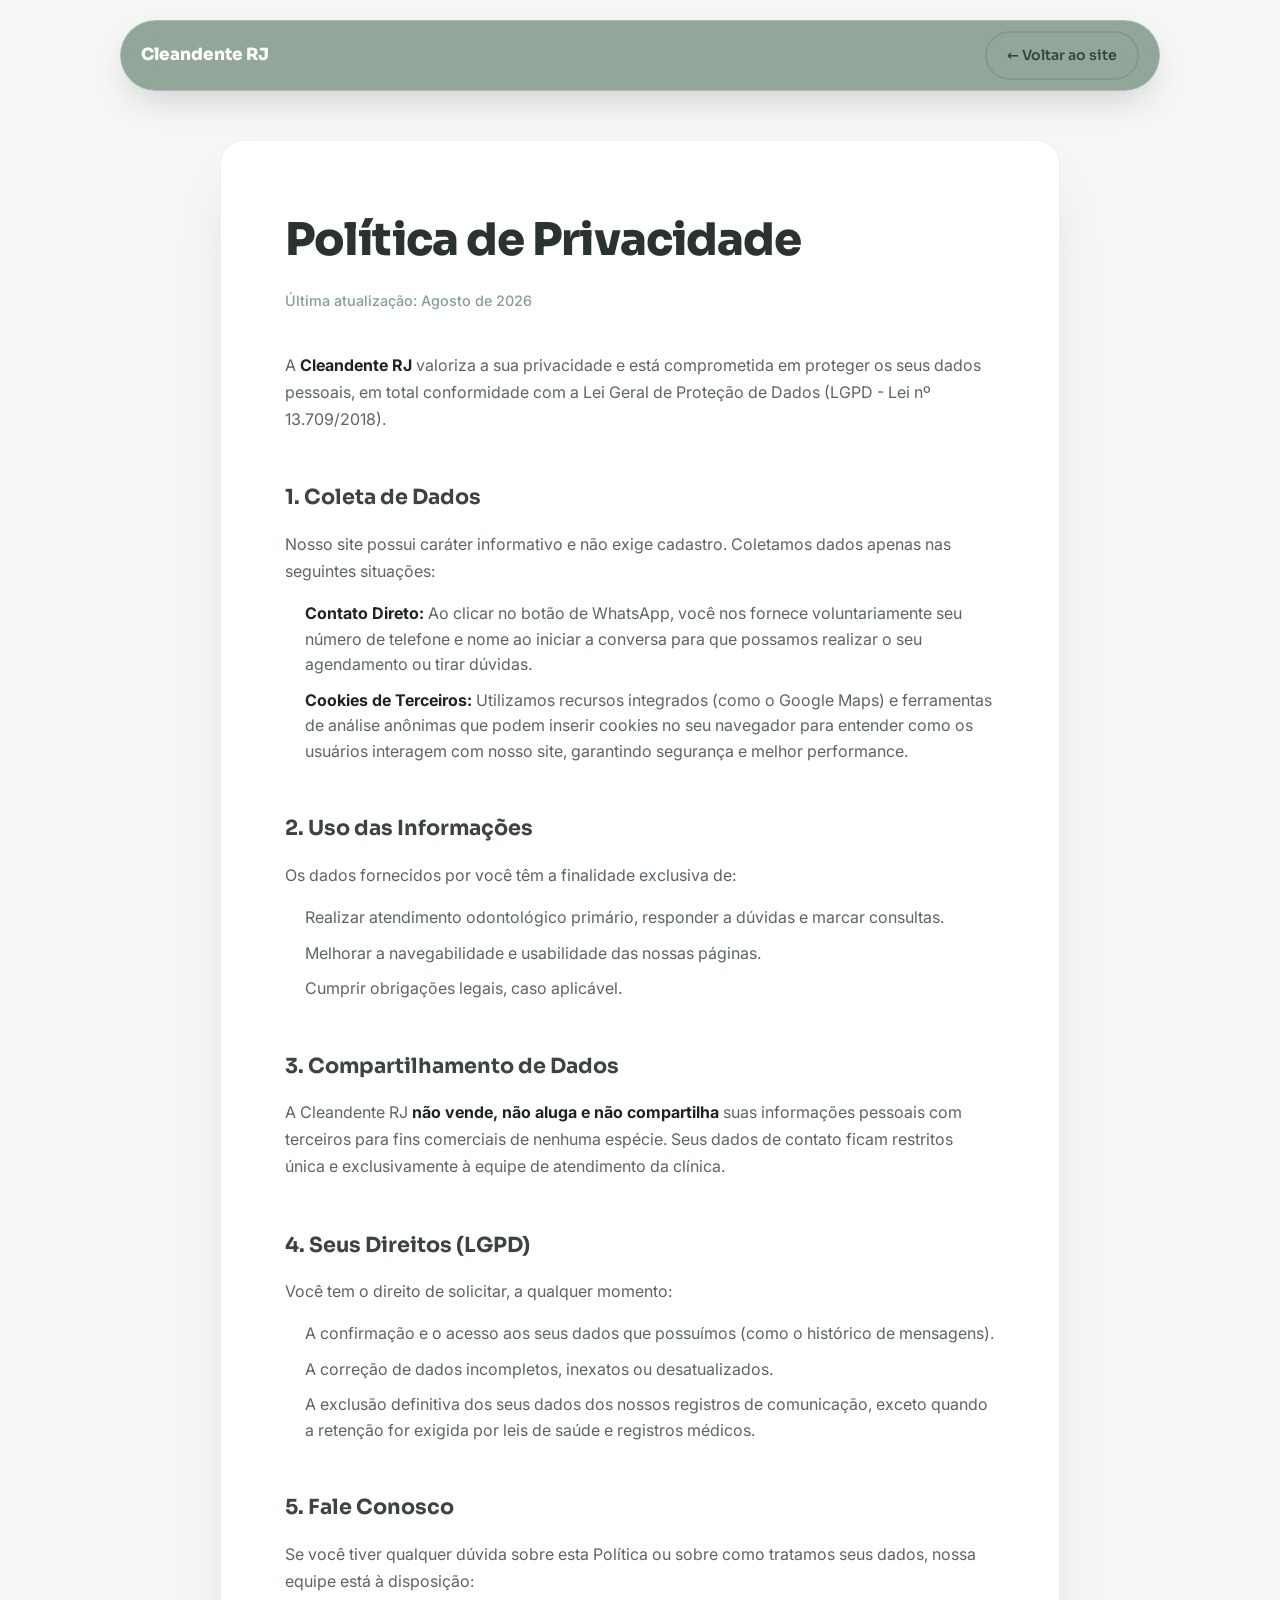
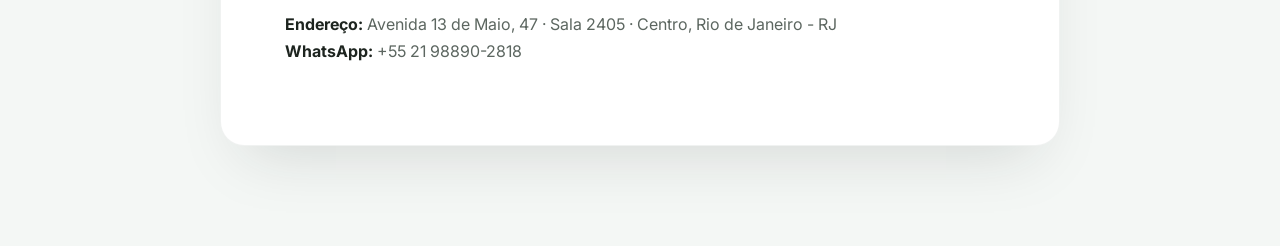
<file: privacidade.html>
<!DOCTYPE html>
<html lang="pt-BR">
<head>
  <meta charset="UTF-8">
  <meta name="viewport" content="width=device-width, initial-scale=1.0">
  <title>Política de Privacidade — Cleandente RJ</title>
  <meta name="theme-color" content="#87a091">
  <link rel="preconnect" href="https://fonts.googleapis.com">
  <link rel="preconnect" href="https://fonts.gstatic.com" crossorigin>
  <link href="https://fonts.googleapis.com/css2?family=Inter:wght@400;500;600&family=Sora:wght@400;500;600;700;800&display=swap" rel="stylesheet">
  <link rel="stylesheet" href="css/styles.css">
  <style>
    /* Estilos específicos da página de privacidade */
    .privacy-page { padding: 140px 0 100px; background: var(--sage-50); min-height: 100vh; }
    .privacy-content { max-width: 840px; margin: 0 auto; background: var(--white); padding: 64px; border-radius: var(--radius-lg); box-shadow: var(--shadow-card); border: 1px solid rgba(111,127,116,.1); }
    .privacy-content h1 { font-family: var(--font-display); font-size: clamp(2rem, 4vw, 2.8rem); color: var(--sage-900); margin-bottom: 12px; font-weight: 800; letter-spacing: -0.02em; }
    .privacy-meta { font-size: 0.9rem; color: var(--sage-400); margin-bottom: 40px; display: block; font-weight: 500; }
    .privacy-content h2 { font-family: var(--font-display); font-size: 1.3rem; color: var(--sage-800); margin-top: 48px; margin-bottom: 16px; font-weight: 700; }
    .privacy-content p { font-size: 1rem; color: #5c6660; margin-bottom: 16px; line-height: 1.7; }
    .privacy-content ul { margin-left: 20px; margin-bottom: 24px; color: #5c6660; }
    .privacy-content li { margin-bottom: 10px; line-height: 1.6; }
    .privacy-content strong { color: var(--ink); }
    
    /* Ajuste da Navbar para página simples */
    .nav-simple { background: #fff; box-shadow: 0 4px 20px rgba(0,0,0,0.05); }
    .nav-simple .nav-logo-text { color: var(--sage-900); }
    
    @media (max-width: 768px) {
      .privacy-content { padding: 40px 24px; }
    }
  </style>
</head>
<body>

  <!-- Navbar Simplificada -->
  <header class="navbar is-scrolled nav-simple">
    <nav class="nav-inner">
      <a href="index.html" class="nav-logo">
        <span class="nav-logo-text"><strong>Cleandente RJ</strong></span>
      </a>
      <a href="index.html" class="btn btn-ghost btn-sm">← Voltar ao site</a>
    </nav>
  </header>

  <main class="privacy-page">
    <div class="container">
      <div class="privacy-content">
        <h1>Política de Privacidade</h1>
        <span class="privacy-meta">Última atualização: Agosto de 2026</span>
        
        <p>A <strong>Cleandente RJ</strong> valoriza a sua privacidade e está comprometida em proteger os seus dados pessoais, em total conformidade com a Lei Geral de Proteção de Dados (LGPD - Lei nº 13.709/2018).</p>

        <h2>1. Coleta de Dados</h2>
        <p>Nosso site possui caráter informativo e não exige cadastro. Coletamos dados apenas nas seguintes situações:</p>
        <ul>
          <li><strong>Contato Direto:</strong> Ao clicar no botão de WhatsApp, você nos fornece voluntariamente seu número de telefone e nome ao iniciar a conversa para que possamos realizar o seu agendamento ou tirar dúvidas.</li>
          <li><strong>Cookies de Terceiros:</strong> Utilizamos recursos integrados (como o Google Maps) e ferramentas de análise anônimas que podem inserir cookies no seu navegador para entender como os usuários interagem com nosso site, garantindo segurança e melhor performance.</li>
        </ul>

        <h2>2. Uso das Informações</h2>
        <p>Os dados fornecidos por você têm a finalidade exclusiva de:</p>
        <ul>
          <li>Realizar atendimento odontológico primário, responder a dúvidas e marcar consultas.</li>
          <li>Melhorar a navegabilidade e usabilidade das nossas páginas.</li>
          <li>Cumprir obrigações legais, caso aplicável.</li>
        </ul>

        <h2>3. Compartilhamento de Dados</h2>
        <p>A Cleandente RJ <strong>não vende, não aluga e não compartilha</strong> suas informações pessoais com terceiros para fins comerciais de nenhuma espécie. Seus dados de contato ficam restritos única e exclusivamente à equipe de atendimento da clínica.</p>

        <h2>4. Seus Direitos (LGPD)</h2>
        <p>Você tem o direito de solicitar, a qualquer momento:</p>
        <ul>
          <li>A confirmação e o acesso aos seus dados que possuímos (como o histórico de mensagens).</li>
          <li>A correção de dados incompletos, inexatos ou desatualizados.</li>
          <li>A exclusão definitiva dos seus dados dos nossos registros de comunicação, exceto quando a retenção for exigida por leis de saúde e registros médicos.</li>
        </ul>

        <h2>5. Fale Conosco</h2>
        <p>Se você tiver qualquer dúvida sobre esta Política ou sobre como tratamos seus dados, nossa equipe está à disposição:</p>
        <p>
          <strong>Endereço:</strong> Avenida 13 de Maio, 47 · Sala 2405 · Centro, Rio de Janeiro - RJ<br>
          <strong>WhatsApp:</strong> +55 21 98890-2818
        </p>
      </div>
    </div>
  </main>

</body>
</html>
</file>
<file: css/styles.css>
/* ============================================================
   1. BASE & SETUP
   ============================================================ */
html.lenis, html.lenis body { height: auto; }
.lenis.lenis-smooth { 
  scroll-behavior: auto !important; 
  scroll-padding-top: 120px;
}

.lenis.lenis-smooth [data-lenis-prevent] { overscroll-behavior: contain; }
.lenis.lenis-stopped { overflow: hidden; }
.lenis.lenis-scrolling iframe { pointer-events: none; }
[data-text-reveal] .word { 
  overflow: hidden;
  vertical-align: bottom;
  display: inline-flex; 
}
.char {
  transform-origin: bottom;
}

:root {
  --sage-50: #f4f7f5;
  --sage-100: #e6ece8;
  --sage-200: #cdd9d2;
  --sage-300: #a8bcb0;
  --sage-400: #87a091;
  --sage-500: #6f7f74;
  --sage-600: #5a6b60;
  --sage-700: #4a574e;
  --sage-800: #3b453e;
  --sage-900: #2b332e;
  --sage-950: #1d241f;
  --ink: #1d241f;
  --white: #ffffff;
  --cream: #fafbfa;

  --radius-lg: 24px;
  --radius-md: 16px;
  --radius-sm: 12px;
  --shadow-soft: 0 20px 50px -20px rgba(29, 36, 31, 0.12);
  --shadow-card: 0 30px 60px -24px rgba(29, 36, 31, 0.15);

  --font-display: "Sora", system-ui, sans-serif;
  --font-body: "Inter", system-ui, sans-serif;

  --container: 1180px;
  --nav-h: 76px;
  
  /* Curva de animação premium */
  --ease-premium: cubic-bezier(0.22, 1, 0.36, 1);
  --ease-soft: cubic-bezier(0.25, 0.46, 0.45, 0.94);
}

*, *::before, *::after { box-sizing: border-box; margin: 0; padding: 0; }
html { scroll-behavior: auto; }

body { font-family: var(--font-body); color: var(--ink); background: var(--white); line-height: 1.6; -webkit-font-smoothing: antialiased; overflow-x: hidden; }
img, svg { display: block; max-width: 100%; }
a { text-decoration: none; color: inherit; }
ul, ol { list-style: none; }
button { font: inherit; border: 0; background: none; cursor: pointer; color: inherit; }
::selection { background: var(--sage-500); color: #fff; }
:focus-visible { outline: 3px solid var(--sage-500); outline-offset: 3px; border-radius: 4px; }

.container { width: min(var(--container), 92%); margin-inline: auto; }

/* Custom Cursor & Scroll */
.cursor-dot, .cursor-ring { position: fixed; top: 0; left: 0; pointer-events: none; z-index: 9999; border-radius: 50%; opacity: 0; }
.cursor-dot { width: 8px; height: 8px; background: var(--sage-500); }
.cursor-ring { width: 40px; height: 40px; border: 1.5px solid rgba(111, 127, 116, 0.5); transition: all 0.4s var(--ease-soft); }
.cursor-ring.is-active { width: 64px; height: 64px; background: rgba(111, 127, 116, 0.08); border-color: rgba(111, 127, 116, 0.2); }
@media (hover: none), (pointer: coarse) { .cursor-dot, .cursor-ring { display: none; } }
.scroll-progress { position: fixed; top: 0; left: 0; height: 3px; width: 0%; background: linear-gradient(90deg, var(--sage-500), var(--sage-300)); z-index: 1000; }

/* ============================================================
   2. UTILS & TIPOGRAFIA
   ============================================================ */
.section { padding: 120px 0; position: relative; }
.section-eyebrow { display: inline-flex; align-items: center; gap: 10px; font-family: var(--font-display); font-size: .78rem; font-weight: 700; letter-spacing: .18em; text-transform: uppercase; color: var(--sage-500); margin-bottom: 18px; }

.section-head { max-width: 720px; margin-bottom: 60px; }
.section-title { font-family: var(--font-display); font-size: clamp(2rem, 4.5vw, 3.3rem); font-weight: 700; line-height: 1.12; letter-spacing: -.02em; }
.section-title em { font-style: normal; color: var(--sage-500); position: relative; }
.section-title em::after { content: ""; position: absolute; left: 0; bottom: 2px; width: 100%; height: 10px; background: rgba(111, 127, 116, .18); border-radius: 4px; z-index: -1; }
.section-sub { margin-top: 20px; color: #5c6660; font-size: 1.08rem; max-width: 560px; }

/* ============================================================
   3. BOTÕES - Animações Fluidas e Modernas
   ============================================================ */
.btn {
  display: inline-flex;
  align-items: center;
  justify-content: center;
  gap: 10px;
  font-family: var(--font-display);
  font-weight: 600;
  font-size: .95rem;
  padding: 14px 26px;
  border-radius: 9999px;
  will-change: transform, box-shadow;
  transform: translateZ(0); 
  backface-visibility: hidden;
  -webkit-font-smoothing: subpixel-antialiased;
  transition: all 0.5s var(--ease-premium);
  position: relative;
  overflow: hidden;
  cursor: pointer;
  outline: none;
  border: 2px solid transparent; 
}
.btn::before {
  content: '';
  position: absolute;
  top: 50%;
  left: 50%;
  width: 0;
  height: 0;
  border-radius: 50%;
  background: rgba(255, 255, 255, 0.2);
  transform: translate(-50%, -50%);
  transition: width 0.6s ease, height 0.6s ease;
}
.btn:hover::before { width: 300px; height: 300px; }
.btn svg { flex-shrink: 0; transition: transform 0.5s var(--ease-premium); backface-visibility: hidden; position: relative; z-index: 1; }
.btn:hover { transform: translateY(-3px) translateZ(0); box-shadow: 0 12px 30px -8px rgba(0, 0, 0, 0.15); }
.btn:hover svg { transform: translateX(4px); }
.btn:active { transform: translateY(-1px) translateZ(0); box-shadow: 0 6px 15px -4px rgba(0, 0, 0, 0.1); transition-duration: 0.2s; }
.btn-primary { background-color: var(--sage-500); color: #fff; box-shadow: 0 4px 15px rgba(111, 127, 116, 0.3); border-color: rgba(255, 255, 255, 0.2); }
.btn-primary:hover { background-color: var(--sage-600); border-color: rgba(255, 255, 255, 0.5); box-shadow: 0 12px 30px rgba(111, 127, 116, 0.4); }
.btn-ghost { background: transparent; color: var(--sage-800); border-color: rgba(111, 127, 116, 0.35); }
.btn-ghost:hover { border-color: var(--sage-500); background: var(--sage-50); }
.btn-light { background: #fff; color: var(--sage-700); box-shadow: 0 10px 30px -10px rgba(0,0,0,.25); border-color: transparent; }
.btn-light:hover { box-shadow: 0 15px 35px -10px rgba(0,0,0,.3); }
.btn-outline-light { background: transparent; color: #fff; border-color: rgba(255,255,255,.45); }
.btn-outline-light:hover { background: rgba(255,255,255,.12); }
.btn-lg { padding: 17px 32px; font-size: 1.02rem; }
.btn-sm { padding: 11px 20px; font-size: .88rem; }
.btn-block { width: 100%; }

/* ============================================================
   4. NAVBAR
   ============================================================ */
.navbar { position: fixed; top: 0; left: 0; right: 0; margin: 0 auto; max-width: 100%; width: 100%; z-index: 900; padding: 16px 0; background: transparent; border: 1px solid transparent; border-radius: 0px; transition: all 0.6s var(--ease-premium); }
.nav-inner { width: min(1240px, 94%); margin-inline: auto; display: flex; align-items: center; justify-content: space-between; gap: 24px; }
.nav-logo { display: inline-flex; align-items: center; gap: 12px; font-family: var(--font-display); font-size: 1.05rem; color: var(--ink); transition: all 0.3s ease; }
.nav-logo strong { font-weight: 800; color: var(--sage-600); transition: all 0.3s ease; }
.nav-links { display: flex; align-items: center; gap: 6px; }
.nav-links a { position: relative; padding: 10px 16px; font-size: .94rem; font-weight: 500; color: var(--sage-800); border-radius: 10px; transition: all 0.3s ease; }
.nav-links a::after { content: ""; position: absolute; left: 16px; right: 16px; bottom: 6px; height: 2px; border-radius: 2px; background: var(--sage-500); transform: scaleX(0); transform-origin: left; transition: transform 0.4s var(--ease-premium); }
.nav-links a:hover { color: var(--sage-500); }
.nav-links a:hover::after { transform: scaleX(1); }
.nav-burger { display: none; flex-direction: column; gap: 5px; width: 44px; height: 44px; align-items: center; justify-content: center; border-radius: 12px; background: rgba(111,127,116,.1); transition: all 0.3s ease; }
.nav-burger:hover { background: rgba(111,127,116,.2); transform: scale(1.05); }
.nav-burger span { width: 20px; height: 2px; background: var(--sage-800); border-radius: 2px; transition: all 0.4s var(--ease-premium); }
.nav-burger[aria-expanded="true"] span:nth-child(1) { transform: translateY(7px) rotate(45deg); }
.nav-burger[aria-expanded="true"] span:nth-child(2) { opacity: 0; transform: scaleX(0); }
.nav-burger[aria-expanded="true"] span:nth-child(3) { transform: translateY(-7px) rotate(-45deg); }

.navbar.is-scrolled { top: 20px; max-width: 900px; width: 94%; padding: 10px 24px; background: rgba(135, 160, 145, 0.92); backdrop-filter: blur(20px); -webkit-backdrop-filter: blur(20px); border: 1px solid rgba(255, 255, 255, 0.25); border-radius: 999px; box-shadow: 0 15px 35px -10px rgba(29, 36, 31, 0.2); }
.navbar.is-scrolled .nav-inner { width: 100%; gap: 16px; }
.navbar.is-scrolled .nav-logo-text, .navbar.is-scrolled .nav-logo strong, .navbar.is-scrolled .nav-links a { color: #ffffff; }
.navbar.is-scrolled .nav-links a:hover { color: var(--sage-100); }
.navbar.is-scrolled .nav-links a::after { background: #ffffff; }
.navbar.is-scrolled .btn-primary { background: #ffffff; border: none; color: var(--sage-800); box-shadow: 0 4px 15px rgba(0, 0, 0, 0.1); }
.navbar.is-scrolled .btn-primary::before { display: none; } 
.navbar.is-scrolled .btn-primary svg { color: var(--sage-800); } 
.navbar.is-scrolled .btn-primary:hover { background: var(--sage-50); color: var(--sage-900); }
.navbar.is-scrolled .nav-burger span { background: #ffffff; }

.mobile-menu { position: absolute; top: 100%; left: 12px; right: 12px; padding: 22px; border-radius: 20px; background: rgba(255,255,255,.95); backdrop-filter: blur(20px); box-shadow: var(--shadow-soft); border: 1px solid rgba(111,127,116,.14); display: flex; flex-direction: column; gap: 18px; opacity: 0; visibility: hidden; transform: translateY(-10px) scale(.98); transition: all 0.5s var(--ease-premium); }
.mobile-menu.is-open { opacity: 1; visibility: visible; transform: translateY(0) scale(1); }
.mobile-menu ul a { display: block; padding: 14px 12px; border-radius: 12px; font-family: var(--font-display); font-weight: 600; color: var(--ink); transition: all 0.3s ease; }
.mobile-menu ul a:hover { background: var(--sage-50); color: var(--sage-600); transform: translateX(4px); }

/* ============================================================
   5. HERO BANNER
   ============================================================ */
.hero-banner { position: relative; min-height: 100svh; display: flex; align-items: center; padding-top: var(--nav-h); color: #fff; overflow: hidden; }
.hero-image-container { position: absolute; inset: 0; z-index: 1; }
.hero-image-container picture { display: block; width: 100%; height: 100%; }
.hero-bg-img { width: 100%; height: 100%; object-fit: cover; object-position: center; }
.hero-overlay { position: absolute; inset: 0; background: linear-gradient(90deg, rgba(29, 36, 31, 0.85) 0%, rgba(29, 36, 31, 0.1) 50%, rgba(29, 36, 31, 0.6) 100%); }
.hero-inner-banner { position: relative; z-index: 2; width: 100%; height: 100%; display: flex; align-items: center; padding: 80px 4% 40px; }

.hero-content-grid { display: grid; grid-template-columns: 1fr 1fr; gap: 2rem; align-items: center; max-width: 1536px; margin: 0 auto; padding: 0 4%; box-sizing: border-box; }
.hero-title-area { grid-column: 1 / 2; justify-self: start; }
.hero-tags-area { grid-column: 1 / 2; justify-self: start; align-self: end; display: flex; flex-wrap: wrap; gap: 12px; max-width: 600px; }
.hero-right-middle { grid-column: 2 / 3; grid-row: 1 / 2; justify-self: end; display: flex; flex-direction: column; gap: 24px; }
.hero-card-area { grid-column: 2 / 3; grid-row: 2 / 3; justify-self: end; }

.hero-title-new { font-family: var(--font-display); font-size: clamp(2.5rem, 5vw, 4rem); font-weight: 800; line-height: 1.05; letter-spacing: -0.02em; text-transform: uppercase; text-shadow: 0 4px 16px rgba(0,0,0,0.3); }

.hero-desc-new { font-size: 1.125rem; line-height: 1.6; color: #ffffff; max-width: 420px; padding: 1.5rem; background: rgba(255, 255, 255, 0.1); backdrop-filter: blur(12px); -webkit-backdrop-filter: blur(12px); border: 1px solid rgba(255, 255, 255, 0.2); border-radius: 16px; text-shadow: 0 2px 4px rgba(0,0,0,0.2); margin-bottom: 1.5rem; transition: all 0.5s var(--ease-premium); }
.hero-desc-new:hover { background: rgba(255, 255, 255, 0.15); border-color: rgba(255, 255, 255, 0.3); transform: translateY(-2px); }

.hero-tag { padding: 12px 24px; border-radius: 99px; font-size: 0.85rem; font-weight: 600; background: rgba(255,255,255,0.15); border: 1px solid rgba(255,255,255,0.3); backdrop-filter: blur(8px); color: #fff; cursor: default; transition: all 0.4s var(--ease-soft); }
.hero-tag:hover { background: rgba(255,255,255,0.25); border-color: rgba(255,255,255,0.5); transform: translateY(-2px); }
.hero-tag.active { background: #fff; color: var(--ink); border-color: #fff; }
.hero-tag.active-light { background: rgba(255, 255, 255, 0.25); border-color: rgba(255, 255, 255, 0.4); }

.dentist-card { background: #fff; padding: 1.25rem 1.5rem; border-radius: 20px; display: flex; align-items: center; gap: 1.25rem; width: 100%; max-width: 420px; box-shadow: 0 10px 30px rgba(0,0,0,0.1); will-change: transform, box-shadow; transition: all 0.5s var(--ease-premium); }
.dentist-card:hover { transform: translateY(-4px); box-shadow: 0 20px 40px rgba(0, 0, 0, 0.15); }

/* CORREÇÃO DO CARD: LOGO ALINHADA */
.dc-img-wrapper { 
  width: 75px; 
  height: 75px; 
  border-radius: 12px; 
  overflow: hidden; 
  flex-shrink: 0; 
  border: 3px solid #f1f5f9; 
  transition: all 0.4s var(--ease-soft); 
  display: flex;
  align-items: center;
  justify-content: center;
  background: #fff; 
}
.dentist-card:hover .dc-img-wrapper { border-color: var(--sage-300); transform: scale(1.05); }
.dc-img-wrapper img { width: 100%; height: 100%; object-fit: contain; }
.dc-info { display: flex; flex-direction: column; color: var(--ink); text-align: left; justify-content: center; }
.dc-info strong { font-family: var(--font-display); font-size: 1.15rem; font-weight: 700; line-height: 1.2; }
.dc-info span { font-size: 0.9rem; color: #64748b; margin-top: 4px; margin-bottom: 8px; font-weight: 500; }
.dc-info small { font-size: 0.75rem; color: #475569; background: #f8fafc; padding: 6px 10px; border-radius: 8px; border: 1px solid #e2e8f0; display: inline-block; width: fit-content; transition: all 0.3s ease; }
.dentist-card:hover .dc-info small { background: var(--sage-50); border-color: var(--sage-200); }

/* ============================================================
   ALINHAMENTO FORÇADO DO CARD DA HERO À DIREITA (DESKTOP)
   ============================================================ */
@media (min-width: 993px) {
  .hero-card-area, .hero-right-middle {
    width: 100% !important;
    justify-self: stretch !important;
  }
  .dentist-card, .hero-desc-new {
    margin-left: auto !important;
    margin-right: 0 !important;
  }
}

/* ============================================================
   6. SERVIÇOS
   ============================================================ */
.servicos { 
  background: var(--white); 
  padding-top: 100px;
  padding-bottom: 100px;
}
.services-showcase { display: grid; grid-template-columns: 1.1fr 0.9fr; gap: 60px; align-items: flex-start; margin-top: 40px; }
.services-display { 
  display: flex; 
  flex-direction: column; 
  position: sticky; 
  top: 110px;
}
.sd-image-wrapper { width: 100%; height: 350px; border-radius: var(--radius-lg); overflow: hidden; box-shadow: var(--shadow-soft); background: var(--sage-100); position: relative; transition: all 0.5s var(--ease-premium); }
.sd-image-wrapper:hover { box-shadow: var(--shadow-card); transform: translateY(-2px); }
.sd-image-wrapper img { width: 100%; height: 100%; object-fit: cover; display: block; will-change: transform, opacity; transition: all 0.6s var(--ease-premium); }
.sd-image-wrapper:hover img { transform: scale(1.03); }
.sd-content { margin-top: 28px; padding-right: 20px; }
.sd-content h3 { font-family: var(--font-display); font-size: 1.8rem; font-weight: 700; color: var(--sage-800); margin-bottom: 12px; transition: all 0.3s ease; }
.sd-content p { font-size: 1.05rem; line-height: 1.6; color: #5c6660; }
.services-list { display: flex; flex-direction: column; gap: 16px; }
.service-btn { display: flex; justify-content: space-between; align-items: center; width: 100%; padding: 24px 30px; background: var(--cream); border: 1px solid rgba(111, 127, 116, 0.12); border-radius: var(--radius-md); font-family: var(--font-display); font-weight: 600; font-size: 1.15rem; color: var(--sage-700); text-align: left; will-change: transform, box-shadow; transform: translateZ(0); backface-visibility: hidden; -webkit-font-smoothing: subpixel-antialiased; transition: all 0.5s var(--ease-premium); position: relative; overflow: hidden; }
.service-btn::before { content: ''; position: absolute; top: 0; left: -100%; width: 100%; height: 100%; background: linear-gradient(90deg, transparent, rgba(255,255,255,0.1), transparent); transition: left 0.6s ease; }
.service-btn:hover::before { left: 100%; }
.service-btn svg { flex-shrink: 0; transition: transform 0.5s var(--ease-premium); backface-visibility: hidden; position: relative; z-index: 1; }
.service-btn:hover { background: #fff; border-color: var(--sage-300); transform: translateY(-3px) translateZ(0); box-shadow: 0 12px 25px -8px rgba(0,0,0,0.1); }
.service-btn:hover svg { transform: translateX(4px); }
.service-btn:active { transform: translateY(-1px) translateZ(0); box-shadow: 0 6px 15px -4px rgba(0,0,0,0.08); transition-duration: 0.2s; }
.service-btn.active { background: var(--sage-500); color: #fff; border-color: var(--sage-500); transform: translateY(-2px) translateZ(0); box-shadow: 0 10px 25px -8px rgba(29, 36, 31, 0.25); }
.service-btn.active::before { display: none; }
.service-btn.active svg { transform: translateX(4px); }

/* ============================================================
   NOSSOS PROFISSIONAIS
   ============================================================ */
.profissionais { background: var(--sage-50); }
.profissionais-grid { display: grid; grid-template-columns: repeat(auto-fit, minmax(280px, 1fr)); gap: 32px; }
.profissional-card { background: var(--white); border-radius: var(--radius-lg); padding: 40px 24px; text-align: center; box-shadow: var(--shadow-soft); border: 1px solid rgba(111,127,116,.1); transition: all 0.5s var(--ease-premium); will-change: transform, box-shadow; }
.profissional-card:hover { transform: translateY(-8px); box-shadow: var(--shadow-card); border-color: rgba(111,127,116,.25); }
.prof-img-wrapper { width: 160px; height: 160px; border-radius: 50%; overflow: hidden; margin: 0 auto 24px; border: 4px solid var(--sage-100); transition: all 0.5s var(--ease-premium); }
.profissional-card:hover .prof-img-wrapper { border-color: var(--sage-300); transform: scale(1.05); }
.prof-img-wrapper img { width: 100%; height: 100%; object-fit: cover; }
.prof-info h3 { font-family: var(--font-display); font-size: 1.3rem; font-weight: 700; color: var(--sage-900); margin-bottom: 6px; }
.prof-info span { display: block; font-size: 0.95rem; color: var(--sage-600); font-weight: 500; margin-bottom: 8px; }
.prof-info p { font-size: 0.85rem; color: var(--sage-400); }

/* ============================================================
   CONVÊNIOS ACEITOS (CARROSSEL AUTOMÁTICO FORÇADO)
   ============================================================ */
.convenios { background: var(--white); padding: 80px 0 100px; overflow: hidden; }
.convenios-carousel-wrapper {
  width: 100% !important;
  overflow: hidden !important;
  position: relative !important;
  display: block !important;
  -webkit-mask-image: linear-gradient(to right, transparent, black 10%, black 90%, transparent);
  mask-image: linear-gradient(to right, transparent, black 10%, black 90%, transparent);
}
.convenios-track {
  display: flex !important;
  flex-wrap: nowrap !important;
  gap: 48px !important;
  width: max-content !important;
  /* Força a animação ignorando qualquer bloqueio de sistema */
  animation: animacao-carrossel 15s linear infinite !important;
  -webkit-animation: animacao-carrossel 15s linear infinite !important;
}
.convenios-track:hover {
  animation-play-state: paused !important;
  -webkit-animation-play-state: paused !important;
}

@keyframes animacao-carrossel {
  0% { transform: translate3d(0, 0, 0); }
  100% { transform: translate3d(calc(-50% - 24px), 0, 0); }
}
@-webkit-keyframes animacao-carrossel {
  0% { -webkit-transform: translate3d(0, 0, 0); }
  100% { -webkit-transform: translate3d(calc(-50% - 24px), 0, 0); }
}

.convenio-logo { 
  width: 160px; height: 80px; 
  flex-shrink: 0 !important;
  display: flex; align-items: center; justify-content: center; 
  filter: grayscale(100%) opacity(0.5); transition: all 0.4s var(--ease-premium); cursor: pointer;
}
.convenio-logo:hover { filter: grayscale(0%) opacity(1); transform: scale(1.05); }
.convenio-logo img { max-width: 100%; max-height: 100%; object-fit: contain; }

/* ============================================================
   7. BENEFÍCIOS & NOVA GALERIA MASONRY
   ============================================================ */
.beneficios { background: var(--white); }
.benefits-grid { display: grid; grid-template-columns: repeat(4, 1fr); gap: 24px; margin-bottom: 80px; }
.benefit-item { border: 1px solid rgba(111,127,116,.12); border-radius: var(--radius-lg); padding: 32px 28px; background: var(--cream); will-change: transform, box-shadow; transition: all 0.5s var(--ease-premium); position: relative; overflow: hidden; }
.benefit-item::before { content: ''; position: absolute; top: 0; left: 0; right: 0; height: 3px; background: linear-gradient(90deg, var(--sage-500), var(--sage-300)); transform: scaleX(0); transform-origin: left; transition: transform 0.5s var(--ease-premium); }
.benefit-item:hover { transform: translateY(-4px); box-shadow: 0 15px 30px -10px rgba(29, 36, 31, 0.15); background: #fff; border-color: rgba(111,127,116,.2); }
.benefit-item:hover::before { transform: scaleX(1); }
.benefit-num { font-family: var(--font-display); font-size: 3rem; font-weight: 800; line-height: 1; background: linear-gradient(120deg, var(--sage-600), var(--sage-400)); -webkit-background-clip: text; background-clip: text; color: transparent; margin-bottom: 18px; transition: all 0.4s var(--ease-soft); }
.benefit-item:hover .benefit-num { transform: scale(1.05); }
.benefit-item h4 { font-family: var(--font-display); font-size: 1.08rem; font-weight: 700; margin-bottom: 8px; }
.benefit-item p { font-size: .9rem; color: #5c6660; }

/* NOVA GALERIA (ESTILO MASONRY COM BADGES) - ALTAMENTE COMPACTA */
.new-gallery {
  margin-top: 40px;
  padding-top: 40px; 
  border-top: 1px solid rgba(111,127,116,.15);
}
.ng-header {
  display: flex;
  justify-content: space-between;
  align-items: flex-end;
  margin-bottom: 30px; 
  flex-wrap: wrap;
  gap: 20px;
}
.ng-title-area {
  flex: 1;
  min-width: 280px;
}
.ng-subtitle {
  font-family: var(--font-body);
  font-size: 1.5rem; 
  color: var(--sage-600);
  display: block;
  margin-bottom: 4px;
  font-weight: 500;
}
.ng-title {
  font-family: var(--font-display);
  font-size: clamp(1.8rem, 3vw, 2.8rem); 
  font-weight: 800;
  color: var(--sage-900);
  line-height: 1.1;
  letter-spacing: -0.02em;
}
.ng-vision-area {
  flex: 0 1 400px; 
}
.ng-vision-title {
  font-family: var(--font-display);
  font-size: 1.1rem; 
  font-weight: 700;
  color: var(--sage-500);
  margin-bottom: 8px;
}
.ng-vision-desc {
  font-size: 0.9rem; 
  color: var(--sage-700);
  line-height: 1.5;
  margin-bottom: 12px;
  font-weight: 500;
}
.ng-dots {
  display: flex;
  gap: 6px;
}
.ng-dot {
  width: 6px;
  height: 6px;
  border-radius: 50%;
  background-color: var(--sage-200);
  transition: background-color 0.3s ease;
}
.ng-dot.active {
  background-color: var(--sage-500);
}

.ng-grid {
  display: flex;
  gap: 20px; 
  flex-wrap: wrap;
}
.ng-col {
  flex: 1;
  display: flex;
  flex-direction: column;
  gap: 20px; 
  min-width: 280px;
}
.ng-item {
  position: relative;
  width: 100%;
  border-radius: 16px; 
  will-change: transform;
  transition: transform 0.5s var(--ease-premium);
}
.ng-item:hover {
  transform: translateY(-4px);
}

.ng-item-short { height: 240px; } 
.ng-item-tall { height: 280px; }  

.ng-img-wrap {
  width: 100%;
  height: 100%;
  border-radius: 16px; 
  overflow: hidden;
  box-shadow: var(--shadow-card);
}
.ng-img-wrap img {
  width: 100%;
  height: 100%;
  object-fit: cover;
  transition: transform 0.8s var(--ease-premium);
}
.ng-item:hover .ng-img-wrap img {
  transform: scale(1.04);
}

/* Redução dos selos (badges) para equilibrar com as fotos menores */
.ng-badge {
  position: absolute;
  background-color: var(--sage-500);
  color: var(--white);
  font-family: var(--font-body);
  font-weight: 600;
  font-size: 0.8rem;
  border-radius: 99px;
  padding: 8px 18px;
  box-shadow: 0 6px 15px -4px rgba(0,0,0,0.15);
  white-space: nowrap;
  z-index: 10;
}
/* Posições das Badges reajustadas mais justas */
.badge-bottom-left {
  bottom: -12px;
  left: 20px;
}
.badge-vertical-left {
  left: -16px;
  bottom: 30px;
  writing-mode: vertical-rl;
  transform: rotate(180deg);
  padding: 20px 10px;
}
.badge-vertical-right {
  right: -16px;
  top: 30px;
  writing-mode: vertical-rl;
  padding: 20px 10px;
}
.badge-top-right {
  top: -12px;
  right: 20px;
}

/* ============================================================
   8. COMO FUNCIONA
   ============================================================ */
.como-funciona { background: linear-gradient(180deg, #fff, var(--sage-50)); overflow: hidden; }
.smile-timeline { position: relative; width: 100%; max-width: 1000px; margin: 0 auto; min-height: 520px; display: flex; align-items: flex-start; justify-content: center; padding-top: 40px; }
.smile-center-head { text-align: center; position: relative; z-index: 2; max-width: 440px; margin-top: 50px; }
.smile-svg-wrapper { position: absolute; top: 0; left: 0; width: 100%; height: 100%; z-index: 1; pointer-events: none; }
.smile-svg-wrapper svg { width: 100%; height: 100%; overflow: visible; }
.smile-bg-path { opacity: 0.6; }
.smile-steps-container { position: absolute; inset: 0; z-index: 3; pointer-events: none; }
.smile-step { position: absolute; width: 250px; text-align: center; background: rgba(255, 255, 255, 0.75); backdrop-filter: blur(12px); padding: 20px; border-radius: var(--radius-md); border: 1px solid rgba(255, 255, 255, 0.9); box-shadow: 0 10px 25px -8px rgba(111, 127, 116, 0.15); pointer-events: auto; will-change: transform, box-shadow; transition: all 0.5s var(--ease-premium); }
.smile-step:hover { transform: translateY(-4px); box-shadow: 0 15px 30px -8px rgba(111, 127, 116, 0.2); border-color: rgba(111, 127, 116, 0.2); background: rgba(255, 255, 255, 0.9); }
.step-1 { top: 0; left: -2%; }
.step-2 { top: 68%; left: 12%; }
.step-3 { top: 68%; right: 12%; }
.step-4 { top: 0; right: -2%; }
.step-dot { width: 14px; height: 14px; background: var(--sage-500); border-radius: 50%; margin: 0 auto 14px; box-shadow: 0 0 0 4px #fff, 0 0 0 6px rgba(111, 127, 116, 0.2); transition: all 0.4s var(--ease-soft); }
.smile-step:hover .step-dot { transform: scale(1.3); box-shadow: 0 0 0 4px #fff, 0 0 0 6px rgba(111, 127, 116, 0.3); }
.smile-step h4 { font-family: var(--font-display); font-size: 1.05rem; font-weight: 700; color: var(--sage-800); margin-bottom: 8px; }
.smile-step p { font-size: 0.88rem; color: #5c6660; line-height: 1.45; }

/* ============================================================
   9. CTA FINAL
   ============================================================ */
.cta-final { background: var(--sage-50); padding: 80px 0 120px; }
.cta-card { position: relative; border-radius: 32px; background: linear-gradient(140deg, var(--sage-600), var(--sage-950)); color: #fff; text-align: center; padding: 90px 40px; overflow: hidden; transition: all 0.5s var(--ease-premium); }
.cta-card:hover { box-shadow: 0 25px 50px -15px rgba(29, 36, 31, 0.3); transform: translateY(-2px); }
.cta-glow { position: absolute; top: -160px; left: 50%; transform: translateX(-50%); width: 640px; height: 640px; border-radius: 50%; background: radial-gradient(circle, rgba(168,213,182,.35), transparent 65%); filter: blur(30px); pointer-events: none; transition: all 0.8s var(--ease-premium); }
.cta-card:hover .cta-glow { transform: translateX(-50%) scale(1.2); }
.cta-eyebrow { color: #b5c8bc; }
.cta-eyebrow::before { background: #b5c8bc; }
.cta-title { font-family: var(--font-display); font-size: clamp(2.2rem, 5vw, 3.6rem); font-weight: 800; line-height: 1.08; letter-spacing: -.02em; margin-bottom: 22px; position: relative; }
.cta-title em { font-style: normal; background: linear-gradient(120deg, #cfe0d6, #a8d5b6); -webkit-background-clip: text; background-clip: text; color: transparent; }
.cta-sub { max-width: 520px; margin: 0 auto 38px; color: rgba(255,255,255,.85); font-size: 1.1rem; position: relative; }
.cta-actions { display: flex; justify-content: center; gap: 16px; flex-wrap: wrap; position: relative; }
.cta-meta { margin-top: 44px; padding-top: 32px; border-top: 1px solid rgba(255,255,255,.16); display: flex; flex-direction: column; gap: 8px; font-size: .92rem; color: rgba(255,255,255,.78); position: relative; }
.cta-meta b { color: #fff; }

/* ============================================================
   10. FOOTER (FUNDO BRANCO)
   ============================================================ */
.footer { 
  background: var(--white); 
  color: #5c6660; 
  padding: 90px 0 0; 
  border-top: 1px solid rgba(111, 127, 116, 0.15);
}
.footer-grid { 
  display: grid; 
  grid-template-columns: 1.6fr 1fr 1fr 1.3fr; 
  gap: 48px; 
  padding-bottom: 60px; 
}
.footer .nav-logo { color: var(--ink); }
.footer .nav-logo strong { color: var(--sage-600); }
.footer-brand p { 
  margin: 20px 0 24px; 
  font-size: .95rem; 
  max-width: 300px; 
  color: #64748b; 
}
.footer-social { display: flex; gap: 12px; }
.footer-social a { 
  width: 42px; 
  height: 42px; 
  border-radius: 12px; 
  display: grid; 
  place-items: center; 
  background: var(--sage-50); 
  border: 1px solid rgba(111, 127, 116, 0.18); 
  color: var(--sage-800);
  transition: all 0.5s var(--ease-premium); 
}
.footer-social a:hover { 
  transform: translateY(-3px) scale(1.05); 
  background: var(--sage-500); 
  border-color: var(--sage-500); 
  color: #fff;
  box-shadow: 0 10px 25px -5px rgba(111, 127, 116, 0.35); 
}
.footer-col h5 { 
  font-family: var(--font-display); 
  font-size: .95rem; 
  font-weight: 700; 
  color: var(--sage-900); 
  margin-bottom: 22px; 
}
.footer-col ul { display: flex; flex-direction: column; gap: 12px; }
.footer-col ul a { 
  font-size: .92rem; 
  color: #64748b; 
  transition: all 0.3s ease; 
  position: relative; 
}
.footer-col ul a:hover { 
  color: var(--sage-600); 
  padding-left: 6px; 
}
.footer-contact li { 
  display: flex; 
  gap: 12px; 
  font-size: .9rem; 
  line-height: 1.55; 
  color: #64748b; 
}
.footer-contact li span { 
  color: var(--sage-500); 
  align-self: center; 
}
.footer-bottom { 
  border-top: 1px solid rgba(111, 127, 116, 0.12); 
  padding: 26px 0; 
  background: var(--cream);
}
.footer-bottom-inner { 
  display: flex; 
  justify-content: space-between; 
  gap: 16px; 
  flex-wrap: wrap; 
  font-size: .84rem; 
  color: #94a3b8; 
}
.footer-wpp-link { 
  background: var(--sage-50); 
  border: 1px solid rgba(111, 127, 116, 0.2); 
  padding: 6px 14px; 
  border-radius: 8px; 
  color: var(--sage-800); 
  transition: all 0.5s var(--ease-premium); 
}
.footer-wpp-link:hover { 
  background: var(--sage-500); 
  border-color: var(--sage-500); 
  color: #fff; 
  transform: translateY(-2px); 
  box-shadow: 0 10px 25px -5px rgba(111, 127, 116, 0.3); 
}

/* ============================================================
   SUAVIZAÇÃO GERAL DE EFEITOS
   ============================================================ */
.btn:hover { transform: translateY(-1px) translateZ(0); }
.service-btn:hover { transform: translateY(-1px) translateZ(0); }
.nav-burger:hover { transform: scale(1.03); }
.footer-social a:hover { transform: translateY(-1px) scale(1.02); }
.footer-wpp-link:hover { transform: translateY(-1px); }
.dentist-card:hover { transform: translateY(-2px); }
.sd-image-wrapper:hover { transform: translateY(-1px); }
.benefit-item:hover { transform: translateY(-2px); }
.smile-step:hover { transform: translateY(-2px); }
.cta-card:hover { transform: translateY(-1px); }
.profissional-card:hover { transform: translateY(-3px); }
.dentist-card:hover .dc-img-wrapper { transform: scale(1.02); }
.sd-image-wrapper:hover img { transform: scale(1.015); }
.benefit-item:hover .benefit-num { transform: scale(1.02); }
.smile-step:hover .step-dot { transform: scale(1.15); }
.profissional-card:hover .prof-img-wrapper { transform: scale(1.02); }
.convenio-logo:hover { filter: grayscale(0%) opacity(1); transform: scale(1.03); }

/* ============================================================
   11. RESPONSIVO
   ============================================================ */
@media (max-width: 1024px) {
  .hero-inner-banner { padding: 40px 4% 20px; }
  .hero-content-grid { grid-template-columns: 1fr; gap: 30px; }
  .benefits-grid { grid-template-columns: repeat(2, 1fr); }
  .footer-grid { grid-template-columns: 1fr 1fr; }
}

@media (max-width: 992px) {
  .smile-timeline { flex-direction: column; min-height: auto; padding-top: 0; }
  .smile-center-head { margin: 0 auto 50px; text-align: center; padding: 0 1rem; }
  .smile-svg-wrapper { display: none !important; }
  .smile-steps-container { position: relative; display: flex; flex-direction: column; gap: 1.5rem; align-items: center; width: 100%; margin: 0 auto; padding: 0 1.5rem; box-sizing: border-box; }
  .smile-step { position: relative; width: 100%; max-width: 400px; top: auto !important; left: auto !important; right: auto !important; background: #ffffff; padding: 2rem 1.5rem; border-radius: 16px; box-shadow: 0 4px 16px rgba(0, 0, 0, 0.04); text-align: center; }
  .step-dot { margin: 0 auto 1.25rem auto; width: 24px; height: 24px; border-radius: 50%; background: #557062; border: 4px solid #E2E8F0; }
  .smile-step h4 { margin-bottom: 0.5rem; font-size: 1.15rem; color: #1E293B; font-weight: 700; }
  .smile-step p { font-size: 0.95rem; color: #64748B; line-height: 1.5; margin: 0; }
  .services-showcase { grid-template-columns: 1fr; gap: 40px; }
  .services-display { position: relative; top: 0; }
  .sd-image-wrapper { height: 300px; }
  .hero-content-grid { grid-template-columns: 1fr; gap: 1.5rem; padding-top: 80px; }
  .hero-title-area, .hero-tags-area, .hero-right-middle, .hero-card-area { grid-column: 1 / -1; grid-row: auto; justify-self: start; }
  .hero-desc-new, .dentist-card { max-width: 100%; }
}

@media (max-width: 768px) {
  .section { padding: 84px 0; }
  .nav-links, .nav-cta { display: none; }
  .nav-burger { display: flex; }
  .hero-title-new { font-size: clamp(2rem, 8vw, 3rem); }
  .cta-card { padding: 60px 24px; }
  .footer-grid { grid-template-columns: 1fr; gap: 36px; }
  .footer-bottom-inner { flex-direction: column; text-align: center; }

  /* Ajustes Galeria Responsiva Mobile */
  .ng-header { gap: 20px; }
  .ng-grid { gap: 16px; }
  .ng-col { gap: 16px; }
  .ng-item-short { height: 200px; }
  .ng-item-tall { height: 220px; }
  
  .badge-vertical-left, .badge-vertical-right {
     writing-mode: horizontal-tb;
     transform: none;
     padding: 8px 16px;
  }
  .badge-vertical-left {
     left: 16px;
     bottom: -12px;
  }
  .badge-vertical-right {
     right: 16px;
     top: -12px;
  }
}

@media (max-width: 480px) {
  .cta-actions { flex-direction: column; align-items: stretch; }
  .cta-actions .btn { width: 100%; }
}

@media (prefers-reduced-motion: reduce) {
  .cursor-dot, .cursor-ring { display: none; }
}

/* Navbar ajustes finos */
.navbar.is-scrolled {
  max-width: 1040px !important;
  padding: 10px 20px !important;
}
.navbar .nav-logo-text,
.navbar .nav-links a {
  white-space: nowrap !important;
}
.navbar.is-scrolled .nav-inner {
  gap: 12px !important;
}
.navbar.is-scrolled .nav-links a {
  padding: 8px 10px !important;
  font-size: 0.88rem !important;
}
.navbar.is-scrolled .nav-cta {
  padding: 10px 18px !important;
  font-size: 0.88rem !important;
  white-space: nowrap !important;
}

/* ============================================================
   NOSSOS PROFISSIONAIS (SLIDER INTERATIVO)
   ============================================================ */
.team-section { background: var(--sage-50); overflow: hidden; }
.team-container {
  display: grid;
  grid-template-columns: 1fr 1fr;
  gap: 60px;
  align-items: center;
}

/* Coluna da Foto */
.team-image-col { width: 100%; }
.team-main-img-wrapper {
  width: 100%;
  aspect-ratio: 4 / 5;
  border-radius: 32px;
  overflow: hidden;
  box-shadow: var(--shadow-card);
}
.team-main-img-wrapper img {
  width: 100%;
  height: 100%;
  object-fit: cover;
  object-position: top;
}

/* Coluna de Conteúdo */
.team-content-col {
  display: flex;
  flex-direction: column;
  gap: 50px;
}

/* Informações */
.team-info { display: flex; flex-direction: column; align-items: flex-start; }
.team-name {
  font-family: var(--font-display);
  font-size: clamp(2.2rem, 4vw, 3rem);
  font-weight: 800;
  color: var(--sage-900);
  line-height: 1.1;
  margin-bottom: 8px;
}
.team-cro {
  font-family: var(--font-display);
  font-size: 1.1rem;
  font-weight: 700;
  color: var(--sage-400);
  margin-bottom: 24px;
}
.team-bio {
  font-size: 1.05rem;
  color: #475569;
  line-height: 1.6;
  display: flex;
  flex-direction: column;
  gap: 12px;
  margin-bottom: 32px;
  max-width: 500px;
}
.team-bio strong { color: var(--sage-700); }

/* Botão Próximo */
.team-next-btn {
  background: #2b332e;
  color: #fff;
  font-family: var(--font-display);
  font-weight: 600;
  font-size: 0.95rem;
  padding: 14px 28px;
  border-radius: 99px;
  display: inline-flex;
  align-items: center;
  gap: 12px;
  transition: all 0.4s var(--ease-premium);
  cursor: pointer;
  border: none;
}
.team-next-btn span { transition: transform 0.3s ease; }
.team-next-btn:hover { background: #1d241f; transform: translateY(-3px); box-shadow: 0 10px 25px rgba(0,0,0,0.2); }
.team-next-btn:hover span { transform: translateX(5px); }

/* Card Preview */
.team-preview-card {
  background: #fff;
  border-radius: 24px;
  padding: 24px;
  display: flex;
  align-items: center;
  gap: 24px;
  box-shadow: 0 20px 40px -10px rgba(0,0,0,0.08);
  max-width: 520px;
  align-self: flex-end;
}
.preview-images { display: flex; gap: 8px; flex-shrink: 0; }
.pill-img {
  width: 45px;
  height: 110px;
  border-radius: 99px;
  overflow: hidden;
}
.pill-img img { width: 100%; height: 100%; object-fit: cover; }
.preview-text-area { display: flex; flex-direction: column; gap: 12px; }
.preview-desc { font-size: 0.85rem; color: #64748b; line-height: 1.5; font-weight: 500; }
.preview-stats { display: flex; align-items: center; gap: 12px; }
.stat-avatars { width: 36px; height: 36px; border-radius: 50%; overflow: hidden; border: 2px solid #f8fafc; flex-shrink: 0;}
.stat-avatars img { width: 100%; height: 100%; object-fit: contain; background: #fff;}
.stat-text { display: flex; flex-direction: column; }
.stat-text strong { font-family: var(--font-display); font-size: 1rem; color: #0f172a; line-height: 1; }
.stat-text span { font-size: 0.75rem; color: #94a3b8; }

/* Responsivo Nossos Profissionais */
@media (max-width: 992px) {
  .team-container { grid-template-columns: 1fr; gap: 40px; }
  .team-main-img-wrapper { aspect-ratio: 1 / 1; }
  .team-preview-card { align-self: flex-start; max-width: 100%; flex-direction: column; align-items: flex-start; }
  .preview-images { width: 100%; height: 100px; }
  .pill-img { width: 50%; height: 100%; }
}

/* ============================================================
   9. CONTATO (DARK MAP SECTION)
   ============================================================ */
.dark-contact {
  background-color: var(--sage-400); /* Fundo verde igual ao da navbar */
  color: #ffffff;
  padding: 100px 0;
  border-bottom: 1px solid rgba(255,255,255,0.05);
}
.contact-grid {
  display: grid;
  grid-template-columns: 1fr 1fr;
  gap: 80px;
  align-items: center;
}
.contact-content {
  display: flex;
  flex-direction: column;
}
.contact-eyebrow {
  display: inline-block;
  font-family: var(--font-display);
  font-size: 0.85rem;
  font-weight: 700;
  letter-spacing: 0.15em;
  text-transform: uppercase;
  color: #ffffff;
  margin-bottom: 16px;
}
.contact-title {
  font-family: var(--font-display);
  font-size: clamp(2.5rem, 5vw, 4.5rem);
  font-weight: 800;
  line-height: 1.05;
  margin-bottom: 24px;
  letter-spacing: -0.02em;
}
.contact-sub {
  font-size: 1.1rem;
  color: rgba(255,255,255,.85);
  line-height: 1.6;
  margin-bottom: 48px;
  max-width: 480px;
}
.contact-info-list {
  display: flex;
  flex-direction: column;
  gap: 32px;
}
.ci-item {
  display: flex;
  gap: 20px;
  align-items: flex-start;
}
.ci-icon {
  color: #ffffff;
  flex-shrink: 0;
  margin-top: 4px;
}
.ci-text {
  display: flex;
  flex-direction: column;
  gap: 6px;
}
.ci-text strong {
  font-family: var(--font-display);
  font-size: 1.1rem;
  font-weight: 700;
  color: #ffffff;
}
.ci-text span {
  font-size: 0.95rem;
  color: rgba(255,255,255,.75);
  line-height: 1.5;
}

/* Botão WhatsApp em formato de pílula redonda com fundo branco */
.wpp-contact-btn {
  display: inline-flex;
  gap: 18px;
  align-items: center;
  background-color: #ffffff;
  padding: 16px 32px 16px 24px;
  border-radius: 9999px;
  text-decoration: none;
  cursor: pointer;
  width: fit-content;
  box-shadow: 0 10px 25px -5px rgba(0, 0, 0, 0.15);
  transition: all 0.4s var(--ease-premium);
  margin-left: -4px;
}

.wpp-contact-btn:hover {
  transform: translateY(-4px);
  box-shadow: 0 15px 35px -5px rgba(0, 0, 0, 0.25);
}

.wpp-contact-btn .ci-icon {
  color: var(--sage-600) !important;
  margin-top: 0 !important;
}

.wpp-contact-btn .ci-text {
  gap: 2px;
}

.wpp-contact-btn .ci-text strong {
  color: var(--ink) !important;
  font-size: 1.05rem;
}

.wpp-contact-btn .ci-text span {
  color: var(--sage-600) !important;
  font-size: 0.95rem;
  font-weight: 500;
}

/* Container do Mapa */
.contact-map {
  width: 100%;
  height: 600px;
  border-radius: 24px;
  overflow: hidden;
  box-shadow: 0 20px 40px rgba(0,0,0,0.4);
}

.contact-map iframe {
  width: 100%;
  height: 100%;
  object-fit: cover;
}

/* Responsividade do Contato */
@media (max-width: 992px) {
  .contact-grid {
    grid-template-columns: 1fr;
    gap: 50px;
  }
  .contact-map {
    height: 450px;
  }
}
@media (max-width: 768px) {
  .contact-map {
    height: 350px;
  }
}

/* ============================================================
   NOSSOS RESULTADOS (SCROLL HORIZONTAL)
   ============================================================ */
.resultados-horizontal {
  background: var(--sage-50);
  overflow: hidden;
  display: block;
  min-height: auto;
  padding: 100px 0;
}

.hr-wrapper {
  width: 100%;
  position: relative;
  padding-left: calc((100% - min(var(--container), 92%)) / 2);
}

.hr-track {
  display: flex;
  gap: 32px;
  width: max-content;
  padding-right: 50vw;
}

.hr-card {
  width: 350px;
  height: 420px;
  border-radius: var(--radius-lg);
  overflow: hidden;
  box-shadow: var(--shadow-card);
  flex-shrink: 0;
  background: var(--white);
}

.hr-card img {
  width: 100%;
  height: 100%;
  object-fit: cover;
  transition: transform 0.8s var(--ease-premium);
}

.hr-card:hover img {
  transform: scale(1.05);
}

/* Responsividade Mobile */
@media (max-width: 768px) {
  .hr-track { gap: 20px; padding-right: 80vw; }
  .hr-card {
    width: 280px;
    height: 340px;
  }
}

/* ============================================================
   ANIMAÇÃO DE ARRASTE (SWIPE HINT) NO MOBILE
   ============================================================ */
.swipe-hint {
  display: none;
  position: absolute;
  top: 40%;
  left: 50%;
  transform: translate(-50%, -50%);
  background: rgba(29, 36, 31, 0.85);
  backdrop-filter: blur(8px);
  color: #fff;
  padding: 14px 24px;
  border-radius: 99px;
  z-index: 50;
  pointer-events: none;
  flex-direction: column;
  align-items: center;
  gap: 8px;
  opacity: 0;
}
.swipe-hint svg {
  width: 32px;
  height: 32px;
  animation: swipeAnim 1.5s infinite ease-in-out;
}
.swipe-hint span {
  font-size: 0.85rem;
  font-weight: 600;
  font-family: var(--font-display);
  white-space: nowrap;
}
@keyframes swipeAnim {
  0%, 100% { transform: translateX(0); }
  25% { transform: translateX(-12px); }
  75% { transform: translateX(12px); }
}

@media (max-width: 992px) {
  .swipe-hint {
    display: flex;
  }
}
/* ============================================================
   AVISO DE COOKIES (LGPD)
   ============================================================ */
.cookie-banner {
  position: fixed;
  bottom: 0;
  left: 0;
  width: 100%;
  background: var(--sage-950);
  color: #fff;
  padding: 16px 0;
  z-index: 9999;
  box-shadow: 0 -10px 30px rgba(0,0,0,0.2);
  transform: translateY(120%); 
  transition: transform 0.6s var(--ease-premium);
  display: flex;
  justify-content: center;
}

.cookie-banner.show { 
  transform: translateY(0); 
}

.cookie-content {
  display: flex;
  align-items: center;
  justify-content: space-between; /* Joga o texto para a esquerda e o botão para a direita */
  gap: 32px;
  width: min(var(--container), 92%);
  margin: 0 auto;
}

.cookie-content p {
  font-size: 0.88rem;
  margin: 0;
  color: rgba(255, 255, 255, 0.85);
  line-height: 1.5;
  flex: 1; /* Faz o texto ocupar o espaço disponível à esquerda */
}

.cookie-content a {
  color: #fff;
  text-decoration: underline;
  font-weight: 600;
  transition: color 0.3s;
}
.cookie-content a:hover { color: var(--sage-300); }

/* Garante que o botão não encolha */
.cookie-content .btn {
  flex-shrink: 0; 
}

/* Responsivo para celular (volta a empilhar para não quebrar o layout) */
@media (max-width: 768px) {
  .cookie-content { 
    flex-direction: column; 
    text-align: center; 
    gap: 16px; 
  }
  .cookie-banner { 
    padding: 24px 0; 
  }
  .cookie-banner .btn {
    width: 100%;
  }
}
</file>
